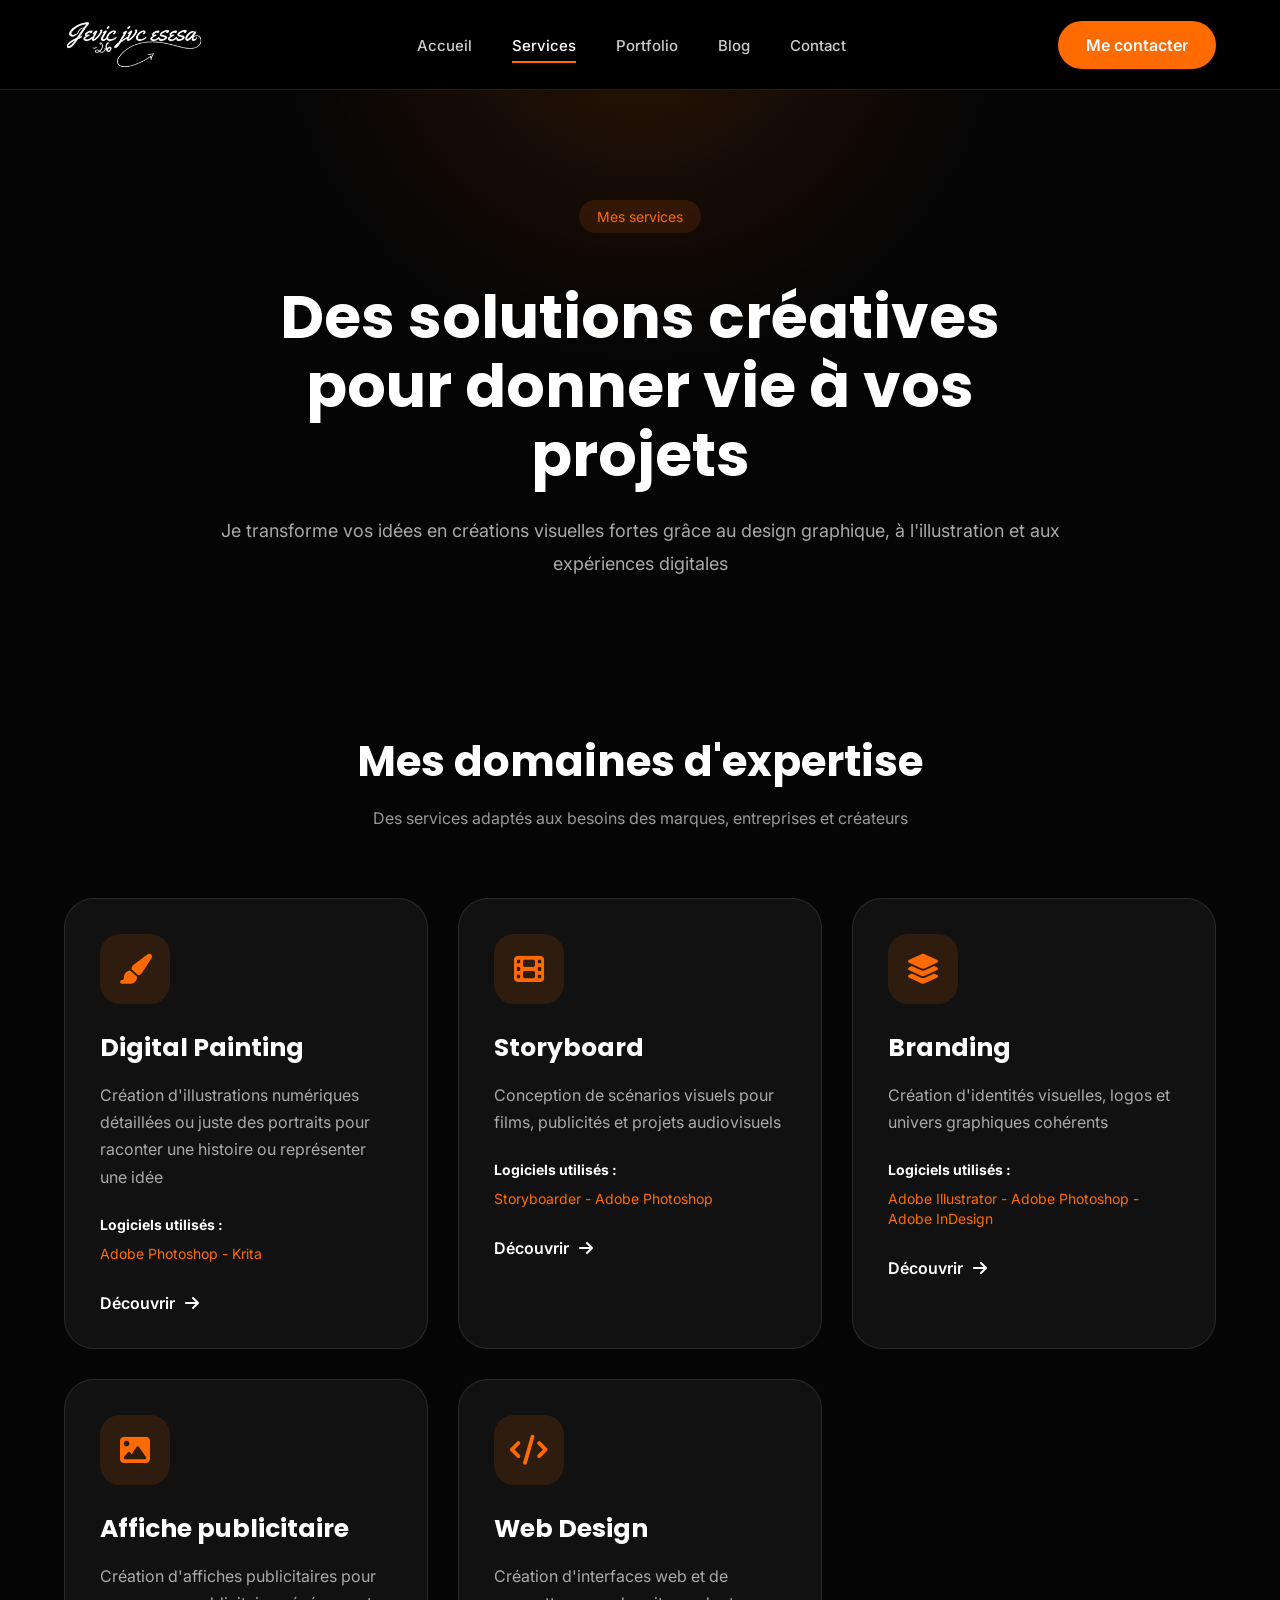
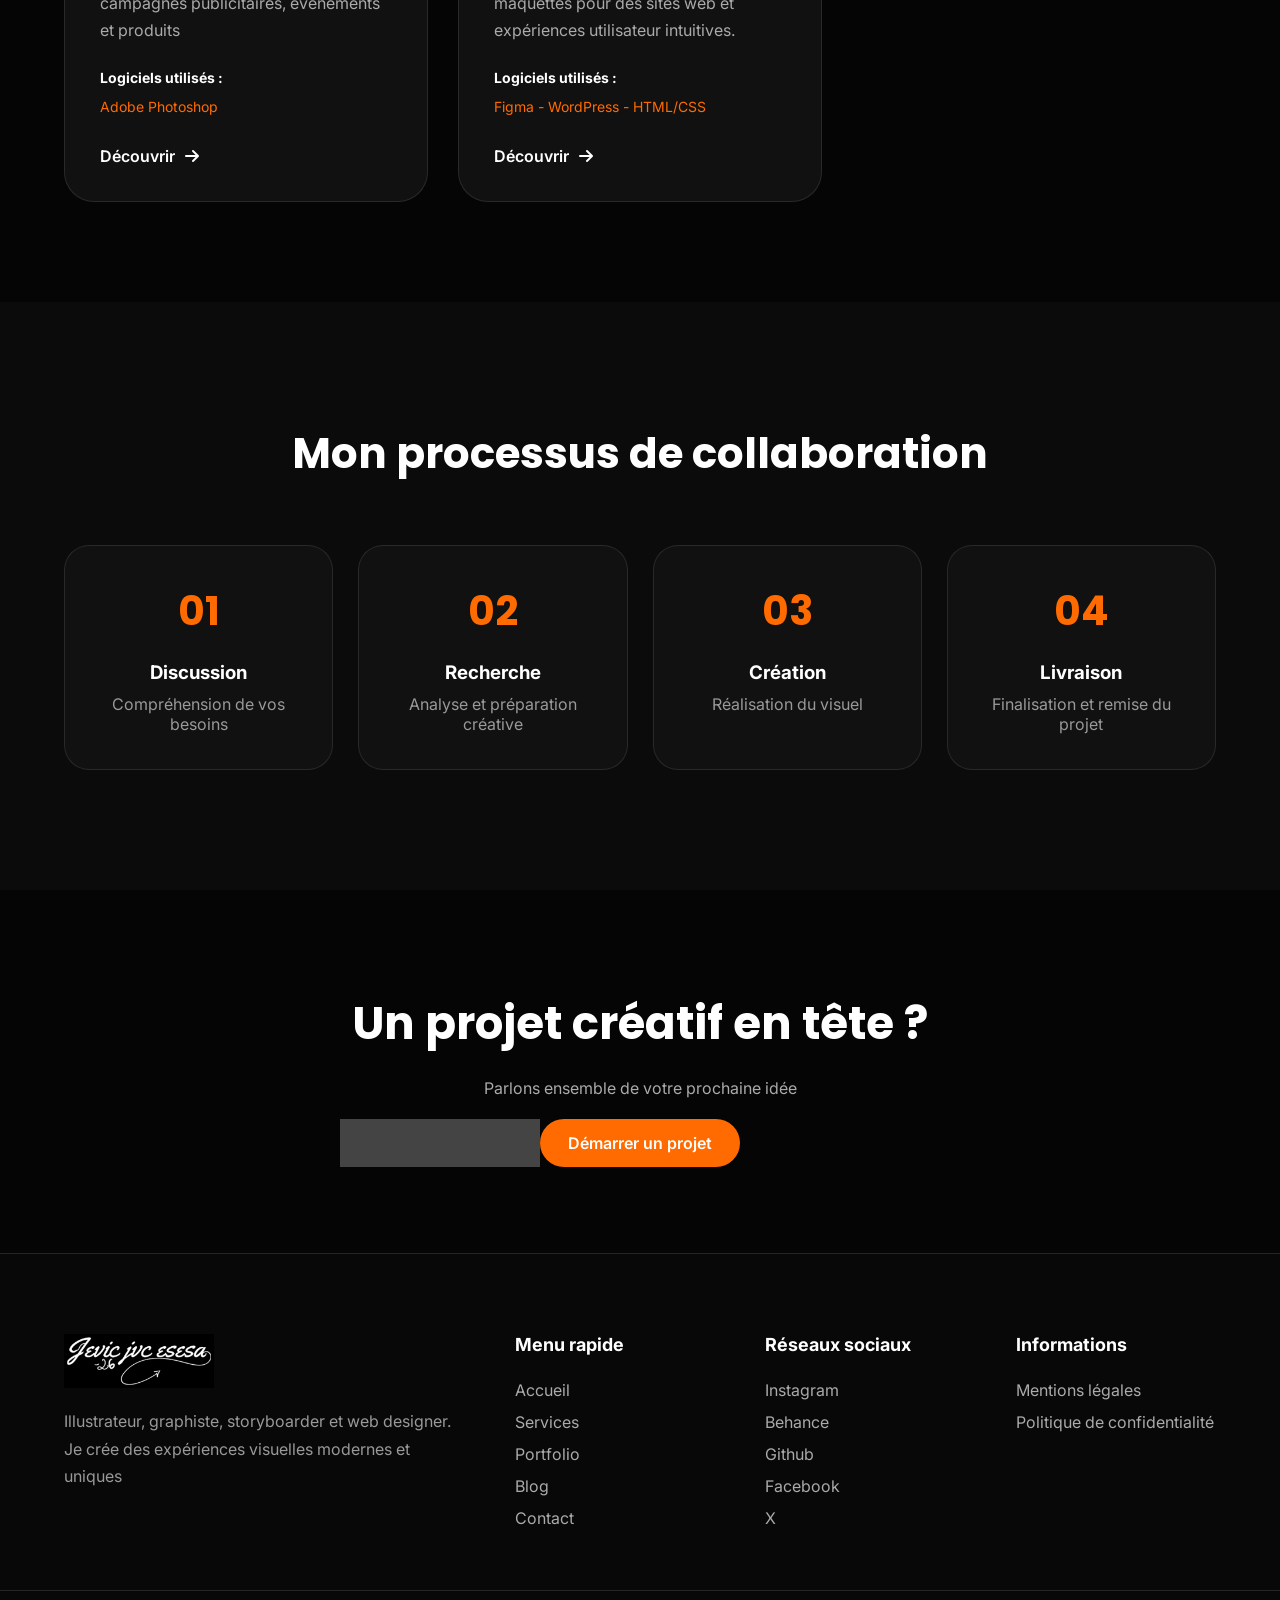
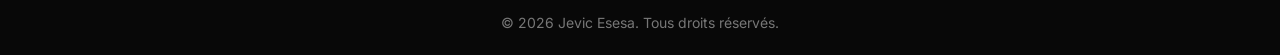
<file: services.html>
<!DOCTYPE html>
<html lang="fr">

<head>

<meta charset="UTF-8">
<meta name="viewport" content="width=device-width, initial-scale=1.0">

<title>Services | Jevic Esesa</title>


<link rel="stylesheet" href="css/home.css">
<link rel="stylesheet" href="css/services.css">
<link rel="stylesheet" href="css/responsive.css">
<link rel="stylesheet" href="css/animations.css">


<link href="https://fonts.googleapis.com/css2?family=Inter:wght@400;500;600;700;800&family=Poppins:wght@600;700;800&display=swap" rel="stylesheet">


<link rel="stylesheet" href="https://cdnjs.cloudflare.com/ajax/libs/font-awesome/6.5.0/css/all.min.css">


</head>



<body>



<!-- ================= HEADER ================= -->


<header class="header">


<div class="container nav-container">



<a href="index.html" class="logo">

<img src="assets/logos/jvc logo.jpg" 
alt="Logo Jevic Esesa">

</a>





<nav class="nav">

<ul>

<li>
<a href="index.html">
Accueil
</a>
</li>


<li>
<a href="services.html" class="active">
Services
</a>
</li>


<li>
<a href="portfolio.html">
Portfolio
</a>
</li>


<li>
<a href="blog.html">
Blog
</a>
</li>


<li>
<a href="contact.html">
Contact
</a>
</li>


</ul>

</nav>



<a href="contact.html" class="btn-primary">
Me contacter
</a>



<div class="menu-toggle">

<i class="fa-solid fa-bars"></i>

</div>



</div>


</header>






<!-- ================= HERO SERVICE ================= -->


<section class="service-hero">


<div class="container">


<span class="hero-tag">

Mes services

</span>


<h1>

Des solutions créatives
pour donner vie à vos projets

</h1>


<p>

Je transforme vos idées en créations visuelles
fortes grâce au design graphique, à l'illustration
et aux expériences digitales

</p>


</div>


</section>








<!-- ================= SERVICES CARDS ================= -->


<section class="services-list">


<div class="container">



<div class="section-title">


<h2>

Mes domaines d'expertise

</h2>


<p>

Des services adaptés aux besoins des marques,
entreprises et créateurs

</p>


</div>





<div class="services-grid">





<!-- CARD 1 -->


<div class="service-card">


<div class="service-icon">

<i class="fa-solid fa-paintbrush"></i>

</div>


<h3>

Digital Painting

</h3>


<p>

Création d'illustrations numériques
détaillées ou juste des portraits pour raconter une histoire
ou représenter une idée

</p>


<h4>

Logiciels utilisés :

</h4>


<span>

Adobe Photoshop - Krita

</span>



<a href="portfolio.html">

Découvrir

<i class="fa-solid fa-arrow-right"></i>

</a>


</div>









<!-- CARD 2 -->


<div class="service-card">


<div class="service-icon">

<i class="fa-solid fa-film"></i>

</div>


<h3>

Storyboard

</h3>


<p>

Conception de scénarios visuels
pour films, publicités et projets
audiovisuels

</p>


<h4>

Logiciels utilisés :

</h4>


<span>

Storyboarder - Adobe Photoshop

</span>



<a href="portfolio.html">

Découvrir

<i class="fa-solid fa-arrow-right"></i>

</a>


</div>









<!-- CARD 3 -->


<div class="service-card">


<div class="service-icon">

<i class="fa-solid fa-layer-group"></i>

</div>


<h3>

Branding

</h3>


<p>

Création d'identités visuelles,
logos et univers graphiques
cohérents

</p>


<h4>

Logiciels utilisés :

</h4>


<span>

Adobe Illustrator - Adobe Photoshop - Adobe InDesign

</span>



<a href="portfolio.html">

Découvrir

<i class="fa-solid fa-arrow-right"></i>

</a>


</div>









<!-- CARD 4 -->


<div class="service-card">


<div class="service-icon">

<i class="fa-solid fa-image"></i>

</div>


<h3>

Affiche publicitaire

</h3>


<p>

Création d'affiches publicitaires
pour campagnes publicitaires,
événements et produits

</p>


<h4>

Logiciels utilisés :

</h4>


<span>

Adobe Photoshop

</span>



<a href="portfolio.html">

Découvrir

<i class="fa-solid fa-arrow-right"></i>

</a>


</div>









<!-- CARD 5 -->


<div class="service-card">


<div class="service-icon">

<i class="fa-solid fa-code"></i>

</div>


<h3>

Web Design

</h3>


<p>

Création d'interfaces web et de maquettes pour des
sites web et expériences utilisateur
intuitives.

</p>


<h4>

Logiciels utilisés :

</h4>


<span>

Figma - WordPress - HTML/CSS

</span>



<a href="portfolio.html">

Découvrir

<i class="fa-solid fa-arrow-right"></i>

</a>


</div>




</div>


</div>


</section>









<!-- ================= PROCESS ================= -->


<section class="process-section">


<div class="container">


<h2>

Mon processus de collaboration

</h2>




<div class="process-grid">



<div>
<strong>01</strong>
<h3>Discussion</h3>
<p>Compréhension de vos besoins</p>
</div>



<div>
<strong>02</strong>
<h3>Recherche</h3>
<p>Analyse et préparation créative</p>
</div>



<div>
<strong>03</strong>
<h3>Création</h3>
<p>Réalisation du visuel</p>
</div>



<div>
<strong>04</strong>
<h3>Livraison</h3>
<p>Finalisation et remise du projet</p>
</div>



</div>


</div>


</section>








<!-- ================= CTA ================= -->


<section class="service-cta">


<div class="container">


<h2>

Un projet créatif en tête ?

</h2>


<p>

Parlons ensemble de votre prochaine idée

</p>



<a href="contact.html" class="btn-primary">

Démarrer un projet

</a>


</div>


</section>









<!-- ================= FOOTER ================= -->


<footer class="footer">


<div class="container footer-grid">



<div class="footer-about">


<img class="footer-logo"
src="assets/logos/jvc logo.jpg"
alt="Logo Jevic Esesa">


<p>

Illustrateur, graphiste,
storyboarder et web designer.
Je crée des expériences visuelles
modernes et uniques

</p>


</div>





<div class="footer-links">


<h3>
Menu rapide
</h3>


<a href="index.html">
Accueil
</a>


<a href="services.html">
Services
</a>


<a href="portfolio.html">
Portfolio
</a>


<a href="blog.html">
Blog
</a>


<a href="contact.html">
Contact
</a>


</div>





<div class="footer-social">


<h3>
Réseaux sociaux
</h3>


<a href="https://www.instagram.com/jevic_jvc_esesa?igsh=djd2OWlmcDF0c2w=">
Instagram
</a>

<a href="https://www.behance.net/jevicjesesa">
Behance
</a>

<a href="https://github.com/jevicjesesa">
Github
</a>

<a href="https://www.facebook.com/jevicjesesa">
Facebook
</a>

<a href="https://twitter.com/jevicjesesa">
X
</a>


</div>





<div class="footer-legal">


<h3>
Informations
</h3>


<a href="#">
Mentions légales
</a>


<a href="#">
Politique de confidentialité
</a>


</div>




</div>





<div class="footer-bottom">

<p>

© 2026 Jevic Esesa. Tous droits réservés.

</p>

</div>


</footer>



</body>

</html>
</file>
<file: css/home.css>
/* =====================================================
   VARIABLES
===================================================== */

:root {

    --black: #050505;
    --dark: #0d0d0d;
    --gray: #161616;

    --white: #ffffff;
    --light: #eeeeee;

    --accent: #ff6b00;

    --border: rgba(255,255,255,0.12);

    --transition: .4s ease;

}





/* =====================================================
   RESET
===================================================== */


* {

    margin:0;
    padding:0;
    box-sizing:border-box;

}



html {

    scroll-behavior:smooth;

}



body {

    background:var(--black);
    color:var(--white);

    font-family:"Inter",sans-serif;

    overflow-x:hidden;

}



img {

    max-width:100%;
    display:block;

}



a {

    text-decoration:none;
    color:inherit;

}



ul {

    list-style:none;

}



.container {

    width:90%;
    max-width:1200px;
    margin:auto;

}





/* =====================================================
   HEADER
===================================================== */


.header {

    width:100%;
    height:90px;

    background:#000000;

    border-bottom:1px solid var(--border);

    position:fixed;
    top:0;
    left:0;

    z-index:1000;

}



.nav-container {

    height:100%;

    display:flex;

    align-items:center;

    justify-content:space-between;

}




/* LOGO */


.logo img {

    width:130px;

    transition:var(--transition);

}


.logo img:hover {

    transform:scale(1.05);

}




/* MENU */


.nav ul {

    display:flex;

    gap:40px;

}



.nav a {

    font-size:15px;

    color:#cccccc;

    font-weight:500;

    position:relative;

}



.nav a::after {

    content:"";

    position:absolute;

    width:0;
    height:2px;

    background:var(--accent);

    bottom:-8px;
    left:0;

    transition:.3s;

}



.nav a:hover,
.nav .active {

    color:white;

}



.nav a:hover::after,
.nav .active::after {

    width:100%;

}






/* BUTTONS */


.btn-primary {


    background:var(--accent);

    padding:14px 28px;

    border-radius:50px;

    font-weight:600;

    color:white;

    transition:.3s;


}



.btn-primary:hover {


    transform:translateY(-4px);

    box-shadow:0 10px 30px rgba(255,107,0,.35);


}




.btn-outline {


    border:1px solid white;

    padding:14px 28px;

    border-radius:50px;

    transition:.3s;

}



.btn-outline:hover {

    background:white;

    color:black;

}






.menu-toggle {

    display:none;

    font-size:25px;

}





/* =====================================================
   HERO
===================================================== */


.hero {


    min-height:100vh;

    padding-top:150px;

    display:flex;

    align-items:center;


}



.hero-content {


    display:grid;

    grid-template-columns:1fr 1fr;

    align-items:center;

    gap:70px;


}





.hero-tag {


    display:inline-block;

    padding:8px 18px;

    border-radius:50px;

    background:rgba(255,107,0,.12);

    color:var(--accent);

    font-size:14px;

    margin-bottom:25px;

}





.hero h1 {


    font-family:"Poppins",sans-serif;

    font-size:60px;

    line-height:1.1;

    font-weight:800;

    margin-bottom:25px;


}



.hero h1 span {


    color:var(--accent);

}




.hero p {


    color:#bbbbbb;

    font-size:18px;

    line-height:1.8;

    max-width:560px;

    margin-bottom:35px;


}






.hero-buttons {


    display:flex;

    gap:20px;

    margin-bottom:35px;


}






/* SOCIAL HERO */


.hero-social {


    display:flex;

    gap:15px;


}



.hero-social a {


    width:45px;

    height:45px;

    display:flex;

    align-items:center;

    justify-content:center;

    border-radius:50%;

    border:1px solid var(--border);

    transition:.3s;

}



.hero-social a:hover {


    background:var(--accent);

    transform:translateY(-5px);

}






/* =====================================================
   HERO IMAGE
===================================================== */


.hero-image {


    position:relative;

}



.hero-image img {


    width:520px;

    margin:auto;

    border-radius:30px;

    filter:drop-shadow(0 30px 60px rgba(0,0,0,.7));


}






/* =====================================================
   FLOATING CARDS
===================================================== */


.floating-card {


    position:absolute;

    background:#111;

    border:1px solid var(--border);

    backdrop-filter:blur(10px);

    padding:15px 20px;

    border-radius:20px;

    display:flex;

    gap:15px;

    align-items:center;


    animation:floating 4s infinite ease-in-out;


}




.floating-card i {


    color:var(--accent);

    font-size:22px;

}



.floating-card h3 {


    font-size:15px;

}



.floating-card p {


    color:#999;

    font-size:12px;

}






.card-one {

    top:10%;

    left:-20px;

}



.card-two {

    top:45%;

    right:-30px;

    animation-delay:1s;

}



.card-three {

    bottom:20%;

    left:-30px;

    animation-delay:2s;

}



.card-four {

    bottom:5%;

    right:20px;

    animation-delay:3s;

}






@keyframes floating {


    0%,100% {

        transform:translateY(0);

    }


    50% {

        transform:translateY(-15px);

    }


}







/* =====================================================
   FOOTER
===================================================== */


.footer {


    background:#080808;

    border-top:1px solid var(--border);

    padding:80px 0 20px;

}



.footer-grid {


    display:grid;

    grid-template-columns:2fr 1fr 1fr 1fr;

    gap:50px;


}




.footer img {


    width:130px;

    margin-bottom:20px;


}




.footer p {


    color:#999;

    line-height:1.7;


}



.footer h3 {


    margin-bottom:25px;

    font-size:18px;


}



.footer a {


    color:#aaa;

    display:block;

    margin-bottom:12px;

    transition:.3s;


}



.footer a:hover {


    color:var(--accent);


}




.footer-bottom {


    border-top:1px solid var(--border);

    margin-top:50px;

    padding-top:20px;

    text-align:center;


}



.footer-bottom p {

    color:#777;

    font-size:14px;

}



/* =====================================================
   ABOUT SECTION
===================================================== */


.about-section{

    padding:120px 0;

    background:#0b0b0b;

}



.about-grid{

    display:grid;

    grid-template-columns:1fr 1fr;

    gap:70px;

    align-items:center;

}



.section-tag{

    color:#ff6b00;

    font-size:14px;

    font-weight:600;

    text-transform:uppercase;

    letter-spacing:2px;

}




.about-text h2,
.cv-content h2{


    font-family:"Poppins",sans-serif;

    font-size:42px;

    margin:20px 0;


}



.about-text p,
.cv-content p{


    color:#aaa;

    line-height:1.8;

    margin-bottom:20px;


}






.about-card{


    background:#111;

    border:1px solid rgba(255,255,255,.1);

    padding:40px;

    border-radius:30px;


}





.profile-box h3{


    font-size:24px;

    margin-bottom:30px;


}



.profile-box li{


    padding:15px 0;

    color:#ccc;

    border-bottom:1px solid rgba(255,255,255,.08);


}






/* =====================================================
   STATS
===================================================== */


.stats-section{


    padding:80px 0;


}



.stats-grid{


    display:grid;

    grid-template-columns:repeat(4,1fr);

    gap:25px;


}




.stat-card{


    background:#111;

    border:1px solid rgba(255,255,255,.1);

    padding:35px;

    text-align:center;

    border-radius:25px;

    transition:.4s;


}




.stat-card:hover{


    transform:translateY(-10px);

    border-color:#ff6b00;


}





.stat-card h3{


    color:#ff6b00;

    font-size:45px;

    font-family:"Poppins";


}



.stat-card p{


    color:#aaa;

}





/* =====================================================
   CV
===================================================== */


.cv-section{


    padding:120px 0;

    background:#0b0b0b;


}




.cv-grid{


    display:grid;

    grid-template-columns:1fr 1fr;

    gap:70px;

    align-items:center;


}




.cv-image{


    background:#111;

    padding:25px;

    border-radius:30px;

    border:1px solid rgba(255,255,255,.1);


}




.cv-image img{


    border-radius:15px;


}




.cv-buttons{


    display:flex;

    gap:20px;

    margin-top:30px;


}




@media screen and (max-width:992px){


.about-grid,
.cv-grid{

    grid-template-columns:1fr;

}



.stats-grid{

    grid-template-columns:repeat(2,1fr);

}


}



@media screen and (max-width:600px){


.about-text h2,
.cv-content h2{

    font-size:32px;

}



.stats-grid{

    grid-template-columns:1fr;

}



.cv-buttons{

    flex-direction:column;

}


}
</file>
<file: css/services.css>
/* =====================================================
   SERVICES PAGE
===================================================== */


/* =====================================================
   HERO SERVICES
===================================================== */


.service-hero {


    min-height:70vh;

    padding-top:150px;

    display:flex;

    align-items:center;

    text-align:center;

    background:
    radial-gradient(
    circle at top,
    rgba(255,107,0,.15),
    transparent 40%
    );


}



.service-hero .container {


    max-width:850px;


}



.service-hero h1 {


    font-family:"Poppins",sans-serif;

    font-size:60px;

    line-height:1.15;

    margin:25px 0;


}



.service-hero p {


    color:#aaa;

    font-size:18px;

    line-height:1.8;


}







/* =====================================================
   TITRE SECTION
===================================================== */


.section-title {


    text-align:center;

    margin-bottom:70px;


}



.section-title h2 {


    font-family:"Poppins",sans-serif;

    font-size:42px;


}



.section-title p {


    color:#999;

    margin-top:15px;


}






/* =====================================================
   SERVICES GRID
===================================================== */


.services-list {


    padding:100px 0;


}



.services-grid {


    display:grid;

    grid-template-columns:repeat(3,1fr);

    gap:30px;


}






/* =====================================================
   SERVICE CARD
===================================================== */


.service-card {


    background:#111;

    border:1px solid rgba(255,255,255,.1);

    padding:35px;

    border-radius:30px;

    transition:.5s;

    position:relative;

    overflow:hidden;


}





.service-card::before {


    content:"";

    position:absolute;

    width:150px;

    height:150px;

    background:#ff6b00;

    filter:blur(100px);

    opacity:0;

    top:-50px;

    right:-50px;

    transition:.5s;


}





.service-card:hover {


    transform:

    translateY(-15px)

    rotateX(5deg);


    border-color:#ff6b00;


}





.service-card:hover::before {


    opacity:.4;


}






.service-icon {


    width:70px;

    height:70px;

    border-radius:20px;

    background:rgba(255,107,0,.12);

    display:flex;

    align-items:center;

    justify-content:center;

    margin-bottom:25px;


}





.service-icon i {


    font-size:30px;

    color:#ff6b00;


}






.service-card h3 {


    font-family:"Poppins",sans-serif;

    font-size:25px;

    margin-bottom:15px;


}





.service-card p {


    color:#aaa;

    line-height:1.7;

    margin-bottom:25px;


}





.service-card h4 {


    font-size:14px;

    margin-bottom:10px;


}





.service-card span {


    color:#ff6b00;

    font-size:14px;


}






.service-card a {


    margin-top:30px;

    display:flex;

    align-items:center;

    gap:10px;

    color:white;

    font-weight:600;

    transition:.3s;


}





.service-card a:hover {


    color:#ff6b00;


}







/* =====================================================
   PROCESSUS
===================================================== */


.process-section {


    padding:120px 0;

    background:#0b0b0b;

    text-align:center;


}




.process-section h2 {


    font-family:"Poppins",sans-serif;

    font-size:42px;

    margin-bottom:60px;


}





.process-grid {


    display:grid;

    grid-template-columns:repeat(4,1fr);

    gap:25px;


}





.process-grid div {


    background:#111;

    padding:35px 25px;

    border-radius:25px;

    border:1px solid rgba(255,255,255,.1);

    transition:.4s;


}





.process-grid div:hover {


    transform:translateY(-10px);

    border-color:#ff6b00;


}





.process-grid strong {


    font-size:40px;

    color:#ff6b00;

    font-family:"Poppins";


}




.process-grid h3 {


    margin:20px 0 10px;


}





.process-grid p {


    color:#999;


}







/* =====================================================
   CTA
===================================================== */


.service-cta {


    padding:100px 0;

    text-align:center;


}





.service-cta h2 {


    font-family:"Poppins",sans-serif;

    font-size:45px;

    margin-bottom:20px;


}





.service-cta p {


    color:#aaa;

    margin-bottom:35px;


}







/* =====================================================
   LOGO HEADER FOOTER ADAPTATION
===================================================== */


/* Header logo */

.logo img {


    width:140px;

    height:auto;

    object-fit:contain;


}



/* Footer logo */


.footer-logo {


    width:150px!important;

    height:auto;

    object-fit:contain;

    margin-bottom:25px;


}







/* =====================================================
   RESPONSIVE SERVICES
===================================================== */



@media(max-width:1100px){



.services-grid{


    grid-template-columns:repeat(2,1fr);


}



.process-grid{


    grid-template-columns:repeat(2,1fr);


}



.service-hero h1{


    font-size:48px;


}


}







@media(max-width:700px){



.service-hero h1{


    font-size:35px;


}



.services-grid{


    grid-template-columns:1fr;


}



.process-grid{


    grid-template-columns:1fr;


}



.service-cta h2{


    font-size:32px;


}


}
</file>
<file: css/responsive.css>
/* =====================================================
   RESPONSIVE DESIGN
===================================================== */


/* =====================================================
   GRAND ECRAN
===================================================== */

@media screen and (max-width:1200px){


    .hero-content{

        gap:40px;

    }



    .hero h1{

        font-size:50px;

    }



    .hero-image img{

        width:430px;

    }



    .floating-card{

        transform:scale(.9);

    }



    .footer-grid{

        grid-template-columns:repeat(2,1fr);

    }


}






/* =====================================================
   TABLETTE
===================================================== */


@media screen and (max-width:992px){


/* HEADER */


.header{

    height:80px;

}



.nav{

    display:none;

}



.btn-primary{

    display:none;

}



.menu-toggle{

    display:block;

}





/* HERO */


.hero{

    padding-top:120px;

}



.hero-content{


    grid-template-columns:1fr;

    text-align:center;


}



.hero-text p{


    margin-left:auto;

    margin-right:auto;


}



.hero-buttons{


    justify-content:center;

}



.hero-social{


    justify-content:center;

}




.hero-image{


    margin-top:40px;


}



.hero-image img{


    width:420px;


}





/* FLOATING CARDS */


.card-one{

    left:0;

}



.card-two{

    right:0;

}



.card-three{

    left:0;

}



.card-four{

    right:0;

}






/* FOOTER */


.footer-grid{


    grid-template-columns:1fr 1fr;


}



}








/* =====================================================
   MOBILE
===================================================== */


@media screen and (max-width:768px){



.container{

    width:92%;

}



/* HERO */


.hero h1{


    font-size:38px;


}



.hero p{


    font-size:16px;


}




.hero-buttons{


    flex-direction:column;

    align-items:center;


}



.hero-buttons a{


    width:220px;

}






.hero-image img{


    width:300px;


}






/* FLOATING CARDS */


.floating-card{


    padding:12px;

    border-radius:15px;

}



.floating-card h3{


    font-size:13px;


}



.floating-card p{


    display:none;


}



.floating-card i{


    font-size:18px;


}




.card-one{


    top:5%;

    left:-10px;


}



.card-two{


    top:40%;

    right:-10px;


}



.card-three{


    bottom:25%;

    left:-10px;


}



.card-four{


    bottom:5%;

    right:-10px;


}






/* FOOTER */


.footer{


    padding:60px 0 20px;


}



.footer-grid{


    grid-template-columns:1fr;

    text-align:center;


}



.footer img{


    margin-left:auto;

    margin-right:auto;


}



}








/* =====================================================
   PETIT SMARTPHONE
===================================================== */


@media screen and (max-width:480px){



.hero h1{


    font-size:32px;


}



.hero-tag{


    font-size:12px;


}



.hero-image img{


    width:260px;


}



.floating-card{


    display:none;


}




.hero-social a{


    width:40px;

    height:40px;


}




.footer h3{


    font-size:16px;


}



}
</file>
<file: css/animations.css>
/* =====================================================
   ANIMATIONS GLOBAL
===================================================== */


/* =====================================================
   APPARITION AU CHARGEMENT
===================================================== */


.fade-in {

    opacity:0;

    animation:fadeIn 1s ease forwards;

}



.fade-up {

    opacity:0;

    transform:translateY(40px);

    animation:fadeUp 1s ease forwards;

}



.fade-left {

    opacity:0;

    transform:translateX(-50px);

    animation:fadeLeft 1s ease forwards;

}



.fade-right {

    opacity:0;

    transform:translateX(50px);

    animation:fadeRight 1s ease forwards;

}





@keyframes fadeIn {


    from{

        opacity:0;

    }


    to{

        opacity:1;

    }

}





@keyframes fadeUp {


    from{

        opacity:0;

        transform:translateY(40px);

    }


    to{

        opacity:1;

        transform:translateY(0);

    }

}





@keyframes fadeLeft {


    from{

        opacity:0;

        transform:translateX(-50px);

    }


    to{

        opacity:1;

        transform:translateX(0);

    }

}





@keyframes fadeRight {


    from{

        opacity:0;

        transform:translateX(50px);

    }


    to{

        opacity:1;

        transform:translateX(0);

    }

}






/* =====================================================
   LOGO
===================================================== */


.logo img {


    animation:logoFloat 4s ease-in-out infinite;


}



@keyframes logoFloat {


    0%,100%{

        transform:translateY(0);

    }


    50%{

        transform:translateY(-5px);

    }

}





/* =====================================================
   HERO IMAGE
===================================================== */


.hero-image img {


    animation:imageReveal 1.5s ease forwards,
              imageFloat 5s ease-in-out infinite;


}




@keyframes imageReveal {


    from{

        opacity:0;

        transform:scale(.8);

    }


    to{

        opacity:1;

        transform:scale(1);

    }

}





@keyframes imageFloat {


    0%,100%{

        transform:translateY(0);

    }


    50%{

        transform:translateY(-15px);

    }

}






/* =====================================================
   TITRE HERO
===================================================== */


.hero h1 {


    animation:titleReveal 1.2s ease forwards;


}



@keyframes titleReveal {


    from{

        opacity:0;

        letter-spacing:8px;

        transform:translateY(30px);

    }


    to{

        opacity:1;

        letter-spacing:0;

        transform:translateY(0);

    }

}






/* =====================================================
   BOUTONS
===================================================== */


.btn-primary {


    position:relative;

    overflow:hidden;

}





.btn-primary::before {


    content:"";

    position:absolute;

    top:0;

    left:-100%;

    width:100%;

    height:100%;


    background:linear-gradient(
        120deg,
        transparent,
        rgba(255,255,255,.5),
        transparent
    );


    transition:.6s;


}



.btn-primary:hover::before {


    left:100%;


}





.btn-outline:hover {


    box-shadow:
    0 0 20px rgba(255,255,255,.4);


}






/* =====================================================
   FLOATING CARDS 3D
===================================================== */


.floating-card {


    transform-style:preserve-3d;

    transition:.5s;


}




.floating-card:hover {


    transform:

    translateY(-10px)

    rotateX(10deg)

    rotateY(-10deg);


    border-color:#ff6b00;


}






/* =====================================================
   SOCIAL ICONS
===================================================== */


.hero-social a {


    animation:socialPulse 3s infinite;


}



.hero-social a:nth-child(2){

    animation-delay:.3s;

}


.hero-social a:nth-child(3){

    animation-delay:.6s;

}


.hero-social a:nth-child(4){

    animation-delay:.9s;

}


.hero-social a:nth-child(5){

    animation-delay:1.2s;

}





@keyframes socialPulse {


    0%,100%{

        box-shadow:none;

    }


    50%{

        box-shadow:

        0 0 20px rgba(255,107,0,.4);

    }

}






/* =====================================================
   SCROLL REVEAL PREPARATION
===================================================== */


.reveal {


    opacity:0;

    transform:translateY(50px);

    transition:1s ease;


}



.reveal.active {


    opacity:1;

    transform:translateY(0);


}






/* =====================================================
   CURSEUR LUMINEUX
===================================================== */


.cursor-glow {


    width:20px;

    height:20px;

    border-radius:50%;

    background:#ff6b00;

    position:fixed;

    pointer-events:none;

    mix-blend-mode:screen;

    z-index:9999;

    filter:blur(5px);

}






/* =====================================================
   PAGE TRANSITION
===================================================== */


body {


    animation:pageLoad .8s ease;


}




@keyframes pageLoad {


    from{

        opacity:0;

    }


    to{

        opacity:1;

    }

}



/* =====================================================
   JEVIC ESESA PORTFOLIO
   GLOBAL ANIMATIONS
===================================================== */



/* ===============================
   REVEAL SCROLL
================================ */


.reveal{

    opacity:0;

    transform:translateY(60px);

    transition:

    opacity 1s ease,

    transform 1s ease;

}



.reveal.active{

    opacity:1;

    transform:translateY(0);

}






/* ===============================
   IMAGE HOVER GLOBAL
================================ */


.image-hover{

    overflow:hidden;

}



.image-hover img{

    transition:1s cubic-bezier(.2,.8,.2,1);

}



.image-hover:hover img{

    transform:scale(1.1);

}







/* ===============================
   FLOATING EFFECT
================================ */


.float-animation{

    animation:floating 5s ease-in-out infinite;

}



@keyframes floating{


0%{

transform:translateY(0);

}


50%{

transform:translateY(-20px);

}


100%{

transform:translateY(0);

}


}







/* ===============================
   GLOW EFFECT
================================ */


.glow-hover{

    transition:.5s;

}



.glow-hover:hover{


box-shadow:

0 0 50px rgba(255,107,0,.4);


border-color:var(--orange);


}







/* ===============================
   BUTTON ANIMATION
================================ */


.btn-primary{

    position:relative;

    overflow:hidden;

}



.btn-primary::before{


content:"";

position:absolute;

top:0;

left:-100%;

width:100%;

height:100%;

background:

rgba(255,255,255,.25);

transition:.5s;


}



.btn-primary:hover::before{


left:100%;


}







/* ===============================
   PAGE LOADER
================================ */


.page-loader{


position:fixed;

inset:0;

background:#050505;

display:flex;

align-items:center;

justify-content:center;

z-index:99999;


}



.loader-circle{


width:80px;

height:80px;

border-radius:50%;

border:

3px solid rgba(255,255,255,.1);


border-top-color:

var(--orange);


animation:

rotateLoader 1s linear infinite;


}



@keyframes rotateLoader{


to{

transform:rotate(360deg);

}


}







/* ===============================
   TEXT ANIMATION
================================ */


.text-gradient{


background:

linear-gradient(

90deg,

#fff,

var(--orange)

);


-webkit-background-clip:text;

color:transparent;


}







/* ===============================
   CARD HOVER
================================ */


.card-hover{


transition:.5s;

}



.card-hover:hover{


transform:

translateY(-15px);


}





/* ===============================
   MOBILE MENU ANIMATION
================================ */


.menu-toggle span{


transition:.4s;

}



.menu-toggle.active span:nth-child(1){


transform:

rotate(45deg)

translateY(8px);


}



.menu-toggle.active span:nth-child(2){


opacity:0;


}



.menu-toggle.active span:nth-child(3){


transform:

rotate(-45deg)

translateY(-8px);


}
</file>
